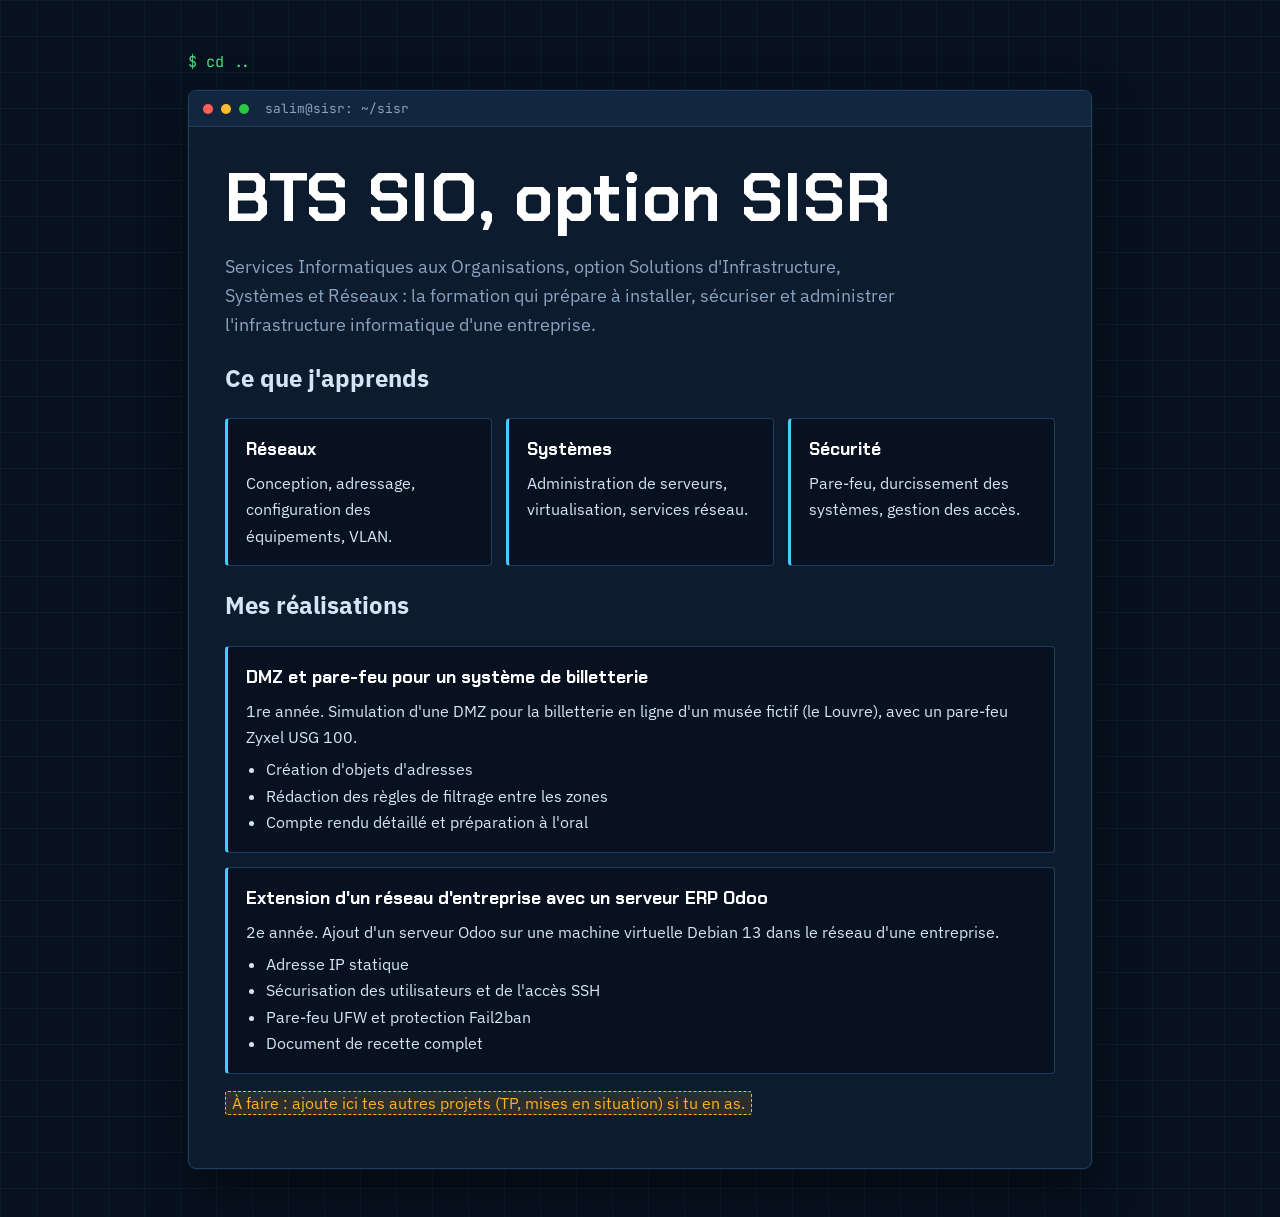
<file: portfolio.html/sisr.html>
<!DOCTYPE html>
<html lang="fr">
<head>
<meta charset="utf-8">
<meta name="viewport" content="width=device-width, initial-scale=1">
<title>BTS SIO SISR – Salim MOHCINI</title>
<link rel="preconnect" href="https://fonts.googleapis.com">
<link href="https://fonts.googleapis.com/css2?family=Chakra+Petch:wght@600;700&family=IBM+Plex+Sans:wght@400;600&family=JetBrains+Mono:wght@400;700&display=swap" rel="stylesheet">
<link rel="stylesheet" href="style.css">
</head>
<body>
<div class="wrap">
<a class="back" href="index.html">$ cd ..</a>
  <div class="term">
    <div class="bar"><i></i><i></i><i></i><span>salim@sisr: ~/sisr</span></div>
    <div class="body">
      <h1>BTS SIO, option SISR</h1>
      <p class="lead">Services Informatiques aux Organisations, option Solutions d'Infrastructure, Systèmes et Réseaux : la formation qui prépare à installer, sécuriser et administrer l'infrastructure informatique d'une entreprise.</p>

      <h2>Ce que j'apprends</h2>
      <div class="cols">
        <div class="box"><h3>Réseaux</h3><p>Conception, adressage, configuration des équipements, VLAN.</p></div>
        <div class="box"><h3>Systèmes</h3><p>Administration de serveurs, virtualisation, services réseau.</p></div>
        <div class="box"><h3>Sécurité</h3><p>Pare-feu, durcissement des systèmes, gestion des accès.</p></div>
      </div>

      <h2>Mes réalisations</h2>
      <div class="box">
        <h3>DMZ et pare-feu pour un système de billetterie</h3>
        <p>1re année. Simulation d'une DMZ pour la billetterie en ligne d'un musée fictif (le Louvre), avec un pare-feu Zyxel USG 100.</p>
        <ul><li>Création d'objets d'adresses</li><li>Rédaction des règles de filtrage entre les zones</li><li>Compte rendu détaillé et préparation à l'oral</li></ul>
      </div>
      <div class="box">
        <h3>Extension d'un réseau d'entreprise avec un serveur ERP Odoo</h3>
        <p>2e année. Ajout d'un serveur Odoo sur une machine virtuelle Debian 13 dans le réseau d'une entreprise.</p>
        <ul><li>Adresse IP statique</li><li>Sécurisation des utilisateurs et de l'accès SSH</li><li>Pare-feu UFW et protection Fail2ban</li><li>Document de recette complet</li></ul>
      </div>
      <p><span class="todo">À faire : ajoute ici tes autres projets (TP, mises en situation) si tu en as.</span></p>
    </div>
  </div>
</div>
</body>
</html>
</file>
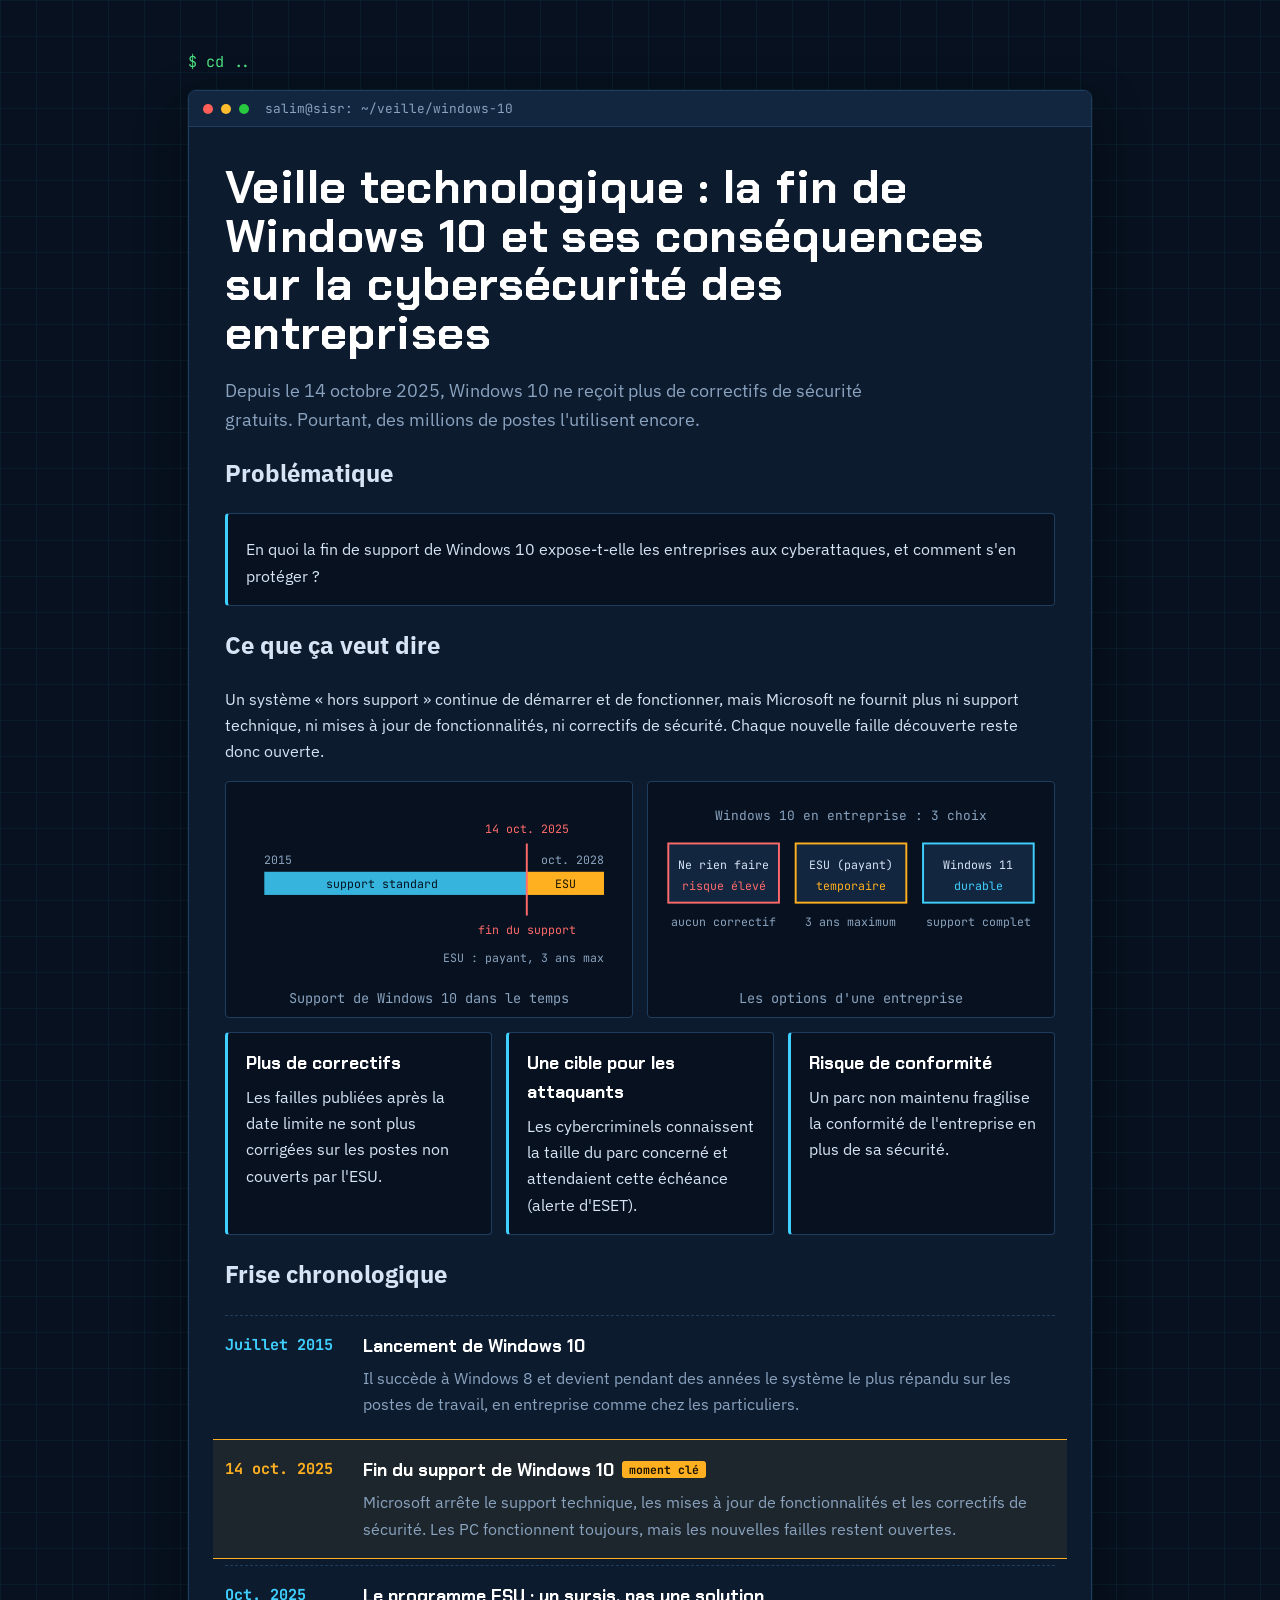
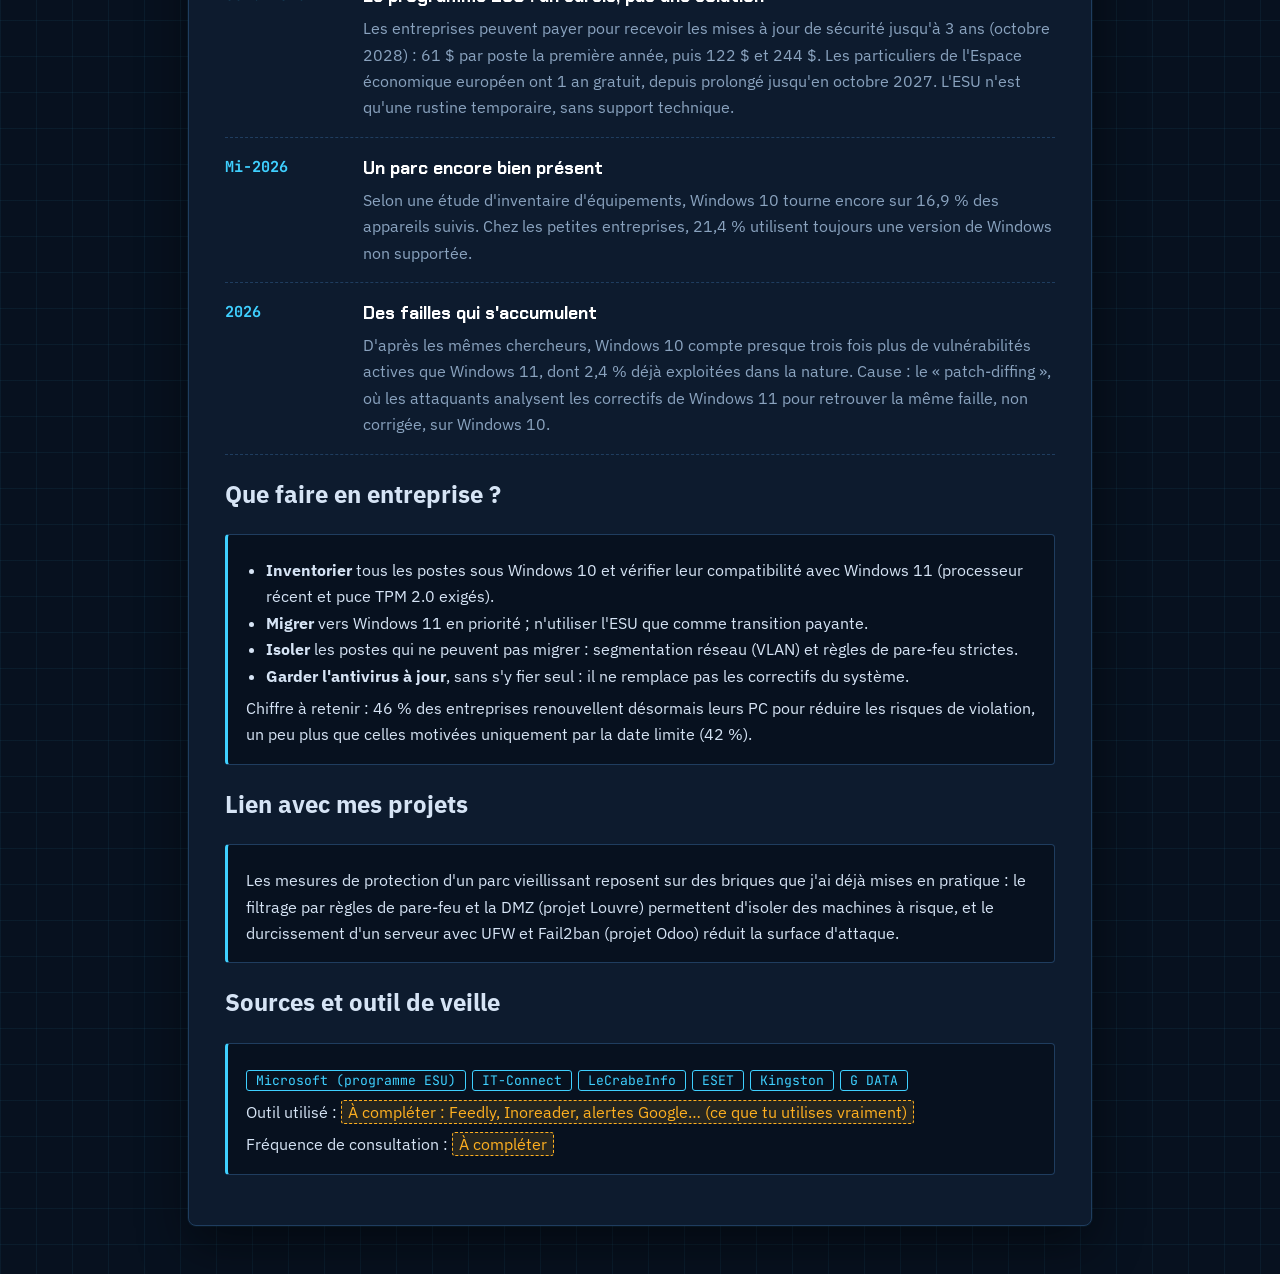
<file: portfolio.html/veille (1).html>
<!DOCTYPE html>
<html lang="fr">
<head>
<meta charset="utf-8">
<meta name="viewport" content="width=device-width, initial-scale=1">
<title>Veille : fin de Windows 10 et cybersécurité des entreprises – Salim MOHCINI</title>
<link rel="preconnect" href="https://fonts.googleapis.com">
<link href="https://fonts.googleapis.com/css2?family=Chakra+Petch:wght@600;700&family=IBM+Plex+Sans:wght@400;600&family=JetBrains+Mono:wght@400;700&display=swap" rel="stylesheet">
<link rel="stylesheet" href="style.css">
</head>
<body>
<div class="wrap">
<a class="back" href="index.html">$ cd ..</a>
  <div class="term">
    <div class="bar"><i></i><i></i><i></i><span>salim@sisr: ~/veille/windows-10</span></div>
    <div class="body">
      <h1 style="font-size:clamp(1.8rem,5vw,2.9rem)">Veille technologique : la fin de Windows 10 et ses conséquences sur la cybersécurité des entreprises</h1>
      <p class="lead">Depuis le 14 octobre 2025, Windows 10 ne reçoit plus de correctifs de sécurité gratuits. Pourtant, des millions de postes l'utilisent encore.</p>

      <h2>Problématique</h2>
      <div class="box"><p>En quoi la fin de support de Windows 10 expose-t-elle les entreprises aux cyberattaques, et comment s'en protéger ?</p></div>

      <h2>Ce que ça veut dire</h2>
      <p>Un système « hors support » continue de démarrer et de fonctionner, mais Microsoft ne fournit plus ni support technique, ni mises à jour de fonctionnalités, ni correctifs de sécurité. Chaque nouvelle faille découverte reste donc ouverte.</p>
      <div class="diag">
        <figure>
          <svg viewBox="0 0 300 150" role="img" aria-label="Frise du support de Windows 10 : support standard de 2015 à octobre 2025, puis mises à jour étendues payantes pour les entreprises jusqu'en octobre 2028">
            <rect x="22" y="62" width="204" height="18" fill="#3fd0ff" opacity=".85"/>
            <rect x="226" y="62" width="60" height="18" fill="#ffb020"/>
            <line x1="226" y1="40" x2="226" y2="96" stroke="#ff6b6b" stroke-width="1.5"/>
            <text x="22" y="56" style="font-size:9px">2015</text>
            <text x="286" y="56" text-anchor="end" style="font-size:9px">oct. 2028</text>
            <text x="70" y="75" style="font-size:9px;fill:#04121f">support standard</text>
            <text x="256" y="75" text-anchor="middle" style="font-size:9px;fill:#1a1200">ESU</text>
            <text x="226" y="32" text-anchor="middle" style="font-size:9px;fill:#ff6b6b">14 oct. 2025</text>
            <text x="226" y="110" text-anchor="middle" style="font-size:9px;fill:#ff6b6b">fin du support</text>
            <text x="286" y="132" text-anchor="end" style="font-size:9px">ESU : payant, 3 ans max</text>
          </svg>
          <figcaption>Support de Windows 10 dans le temps</figcaption>
        </figure>
        <figure>
          <svg viewBox="0 0 300 150" role="img" aria-label="Trois choix pour une entreprise : ne rien faire (risque élevé), acheter l'ESU (temporaire), migrer vers Windows 11 (durable)">
            <text x="150" y="22" text-anchor="middle" style="font-size:10px">Windows 10 en entreprise : 3 choix</text>
            <rect class="n" x="8" y="40" width="86" height="46" style="stroke:#ff6b6b"/>
            <rect class="n" x="107" y="40" width="86" height="46" style="stroke:#ffb020"/>
            <rect class="n" x="206" y="40" width="86" height="46" style="stroke:#3fd0ff"/>
            <text x="51" y="60" text-anchor="middle" style="font-size:9px;fill:#d6e4f5">Ne rien faire</text>
            <text x="150" y="60" text-anchor="middle" style="font-size:9px;fill:#d6e4f5">ESU (payant)</text>
            <text x="249" y="60" text-anchor="middle" style="font-size:9px;fill:#d6e4f5">Windows 11</text>
            <text x="51" y="76" text-anchor="middle" style="font-size:9px;fill:#ff6b6b">risque élevé</text>
            <text x="150" y="76" text-anchor="middle" style="font-size:9px;fill:#ffb020">temporaire</text>
            <text x="249" y="76" text-anchor="middle" style="font-size:9px;fill:#3fd0ff">durable</text>
            <text x="51" y="104" text-anchor="middle" style="font-size:9px">aucun correctif</text>
            <text x="150" y="104" text-anchor="middle" style="font-size:9px">3 ans maximum</text>
            <text x="249" y="104" text-anchor="middle" style="font-size:9px">support complet</text>
          </svg>
          <figcaption>Les options d'une entreprise</figcaption>
        </figure>
      </div>
      <div class="cols" style="margin-top:14px">
        <div class="box"><h3>Plus de correctifs</h3><p>Les failles publiées après la date limite ne sont plus corrigées sur les postes non couverts par l'ESU.</p></div>
        <div class="box"><h3>Une cible pour les attaquants</h3><p>Les cybercriminels connaissent la taille du parc concerné et attendaient cette échéance (alerte d'ESET).</p></div>
        <div class="box"><h3>Risque de conformité</h3><p>Un parc non maintenu fragilise la conformité de l'entreprise en plus de sa sécurité.</p></div>
      </div>

      <h2>Frise chronologique</h2>
      <ol class="log">
        <li>
          <time datetime="2015-07">Juillet 2015</time>
          <div><h3>Lancement de Windows 10</h3><p>Il succède à Windows 8 et devient pendant des années le système le plus répandu sur les postes de travail, en entreprise comme chez les particuliers.</p></div>
        </li>
        <li class="key">
          <time datetime="2025-10-14">14 oct. 2025</time>
          <div><h3>Fin du support de Windows 10<span class="flag">moment clé</span></h3><p>Microsoft arrête le support technique, les mises à jour de fonctionnalités et les correctifs de sécurité. Les PC fonctionnent toujours, mais les nouvelles failles restent ouvertes.</p></div>
        </li>
        <li>
          <time datetime="2025-10">Oct. 2025</time>
          <div><h3>Le programme ESU : un sursis, pas une solution</h3><p>Les entreprises peuvent payer pour recevoir les mises à jour de sécurité jusqu'à 3 ans (octobre 2028) : 61 $ par poste la première année, puis 122 $ et 244 $. Les particuliers de l'Espace économique européen ont 1 an gratuit, depuis prolongé jusqu'en octobre 2027. L'ESU n'est qu'une rustine temporaire, sans support technique.</p></div>
        </li>
        <li>
          <time datetime="2026">Mi-2026</time>
          <div><h3>Un parc encore bien présent</h3><p>Selon une étude d'inventaire d'équipements, Windows 10 tourne encore sur 16,9 % des appareils suivis. Chez les petites entreprises, 21,4 % utilisent toujours une version de Windows non supportée.</p></div>
        </li>
        <li>
          <time datetime="2026">2026</time>
          <div><h3>Des failles qui s'accumulent</h3><p>D'après les mêmes chercheurs, Windows 10 compte presque trois fois plus de vulnérabilités actives que Windows 11, dont 2,4 % déjà exploitées dans la nature. Cause : le « patch-diffing », où les attaquants analysent les correctifs de Windows 11 pour retrouver la même faille, non corrigée, sur Windows 10.</p></div>
        </li>
      </ol>

      <h2>Que faire en entreprise ?</h2>
      <div class="box">
        <ul>
          <li><b>Inventorier</b> tous les postes sous Windows 10 et vérifier leur compatibilité avec Windows 11 (processeur récent et puce TPM 2.0 exigés).</li>
          <li><b>Migrer</b> vers Windows 11 en priorité ; n'utiliser l'ESU que comme transition payante.</li>
          <li><b>Isoler</b> les postes qui ne peuvent pas migrer : segmentation réseau (VLAN) et règles de pare-feu strictes.</li>
          <li><b>Garder l'antivirus à jour</b>, sans s'y fier seul : il ne remplace pas les correctifs du système.</li>
        </ul>
        <p>Chiffre à retenir : 46 % des entreprises renouvellent désormais leurs PC pour réduire les risques de violation, un peu plus que celles motivées uniquement par la date limite (42 %).</p>
      </div>

      <h2>Lien avec mes projets</h2>
      <div class="box"><p>Les mesures de protection d'un parc vieillissant reposent sur des briques que j'ai déjà mises en pratique : le filtrage par règles de pare-feu et la DMZ (projet Louvre) permettent d'isoler des machines à risque, et le durcissement d'un serveur avec UFW et Fail2ban (projet Odoo) réduit la surface d'attaque.</p></div>

      <h2>Sources et outil de veille</h2>
      <div class="box">
        <p><span class="tag">Microsoft (programme ESU)</span><span class="tag">IT-Connect</span><span class="tag">LeCrabeInfo</span><span class="tag">ESET</span><span class="tag">Kingston</span><span class="tag">G DATA</span></p>
        <p>Outil utilisé : <span class="todo">À compléter : Feedly, Inoreader, alertes Google… (ce que tu utilises vraiment)</span></p>
        <p>Fréquence de consultation : <span class="todo">À compléter</span></p>
      </div>
    </div>
  </div>
</div>
</body>
</html>
</file>
<file: portfolio.html/style.css>
:root{
  --bg:#07111f; --panel:#0d1b2e; --panel2:#12263f; --line:#1f3d5f;
  --text:#d6e4f5; --muted:#8aa3bf; --cyan:#3fd0ff; --amber:#ffb020; --green:#4ade80;
  --display:"Chakra Petch",system-ui,sans-serif;
  --body:"IBM Plex Sans",system-ui,sans-serif;
  --mono:"JetBrains Mono",ui-monospace,Consolas,monospace;
}
*{box-sizing:border-box}
html{scroll-behavior:smooth}
body{margin:0;color:var(--text);font-family:var(--body);line-height:1.65;background-color:var(--bg);
  background-image:linear-gradient(rgba(63,208,255,.06) 1px,transparent 1px),linear-gradient(90deg,rgba(63,208,255,.06) 1px,transparent 1px);
  background-size:36px 36px;min-height:100vh}
a{color:var(--cyan)}
:focus-visible{outline:2px solid var(--amber);outline-offset:3px}
.wrap{max-width:1000px;margin:0 auto;padding:clamp(16px,4vw,48px)}


/* fenêtre terminal */
.term{background:var(--panel);border:1px solid var(--line);border-radius:8px;box-shadow:0 0 0 1px rgba(63,208,255,.05),0 20px 50px rgba(0,0,0,.45);overflow:hidden}
.bar{display:flex;align-items:center;gap:8px;padding:9px 14px;background:var(--panel2);border-bottom:1px solid var(--line);font:400 .8rem var(--mono);color:var(--muted)}
.bar i{width:10px;height:10px;border-radius:50%;background:var(--line)}
.bar i:nth-child(1){background:#ff5f57}.bar i:nth-child(2){background:#febc2e}.bar i:nth-child(3){background:#28c840}
.bar span{margin-left:8px}
.body{padding:clamp(18px,4vw,36px)}
.prompt{font:400 .95rem var(--mono);color:var(--green);margin:0 0 6px}
.prompt b{color:var(--cyan);font-weight:400}
.out{font:400 .95rem var(--mono);color:var(--muted);margin:0 0 18px}
h1{font-family:var(--display);font-weight:700;font-size:clamp(2.2rem,7vw,4.2rem);line-height:1.05;margin:0 0 18px;letter-spacing:.01em;color:#fff}
.cursor{display:inline-block;width:.55em;height:1em;background:var(--cyan);vertical-align:-.12em;margin-left:6px;animation:blink 1.1s steps(1) infinite}
@keyframes blink{50%{opacity:0}}

/* cartes = équipements réseau */
.grid{display:grid;grid-template-columns:repeat(auto-fit,minmax(230px,1fr));gap:18px;margin-top:26px}
.dev{display:block;text-decoration:none;color:var(--text);background:var(--panel);border:1px solid var(--line);border-radius:6px;position:relative;transition:border-color .15s,box-shadow .15s}
.dev:hover,.dev:focus-visible{border-color:var(--cyan);box-shadow:0 0 0 1px var(--cyan),0 0 24px rgba(63,208,255,.2)}
.dev header{display:flex;justify-content:space-between;align-items:center;padding:8px 14px;background:var(--panel2);border-bottom:1px solid var(--line);font:400 .78rem var(--mono);color:var(--muted)}
.led{display:inline-flex;align-items:center;gap:6px}
.led::before{content:"";width:8px;height:8px;border-radius:50%;background:var(--green);box-shadow:0 0 8px var(--green)}
.dev .in{padding:18px 16px 20px}
.dev h2{font-family:var(--display);font-size:1.35rem;margin:0 0 6px;color:#fff}
.dev p{margin:0 0 14px;color:var(--muted);font-size:.95rem}
.dev code{font:400 .85rem var(--mono);color:var(--green)}
.ports{position:absolute;right:14px;bottom:14px;display:flex;gap:4px}
.ports s{width:10px;height:10px;border:1px solid var(--line);background:var(--bg)}

/* pages */
.back{display:inline-block;margin-bottom:18px;font:400 .95rem var(--mono);text-decoration:none;color:var(--green)}
.back:hover{color:var(--cyan)}
.page h2{font-family:var(--display);font-size:1.45rem;margin:38px 0 14px;color:#fff}
.page h2::before{content:"## ";color:var(--cyan);font-family:var(--mono);font-weight:400}
.lead{font-size:1.1rem;color:var(--muted);max-width:62ch;margin:0 0 10px}
.box{background:var(--bg);border:1px solid var(--line);border-left:3px solid var(--cyan);border-radius:4px;padding:16px 18px;margin:0 0 14px}
.box h3{font-family:var(--display);font-size:1.1rem;margin:0 0 6px;color:#fff}
.box p,.box ul{margin:6px 0 0}
.box ul{padding-left:20px}
.cols{display:grid;grid-template-columns:repeat(auto-fit,minmax(220px,1fr));gap:14px}
.cols .box{margin:0}
.todo{background:rgba(255,176,32,.12);border:1px dashed var(--amber);border-radius:3px;padding:1px 6px;color:var(--amber)}
.tag{display:inline-block;font:400 .82rem var(--mono);border:1px solid var(--cyan);color:var(--cyan);border-radius:3px;padding:1px 9px;margin:2px 6px 2px 0}

/* frise = journal d'événements */
.log{list-style:none;margin:0;padding:0;font-family:var(--body)}
.log li{display:grid;grid-template-columns:120px 1fr;gap:18px;padding:16px 0;border-top:1px dashed var(--line)}
.log li:last-child{border-bottom:1px dashed var(--line)}
.log time{font:700 .95rem var(--mono);color:var(--cyan);padding-top:2px}
.log h3{margin:0 0 4px;font-family:var(--display);font-size:1.1rem;color:#fff}
.log p{margin:0;color:var(--muted)}
.log li.key{background:rgba(255,176,32,.07);border-top:1px solid var(--amber);border-bottom:1px solid var(--amber);padding:16px 12px;margin:6px -12px}
.log li.key time{color:var(--amber)}
.flag{font:700 .72rem var(--mono);background:var(--amber);color:#1a1200;border-radius:3px;padding:1px 7px;margin-left:8px;vertical-align:2px}
@media (max-width:560px){.log li{grid-template-columns:1fr;gap:4px}}

/* schémas */
.diag{display:grid;grid-template-columns:repeat(auto-fit,minmax(280px,1fr));gap:14px}
.diag figure{margin:0;background:var(--bg);border:1px solid var(--line);border-radius:4px;padding:10px}
.diag figcaption{font:400 .85rem var(--mono);color:var(--muted);text-align:center;margin-top:4px}
svg{width:100%;height:auto;display:block}
svg text{font:11px var(--mono);fill:var(--muted)}
.n{fill:var(--panel2);stroke:var(--line);stroke-width:1.5}
.ok{stroke:var(--cyan);stroke-width:1.5;fill:none}
.bad{stroke:#ff6b6b;stroke-width:1.5;fill:none;stroke-dasharray:4 3}
.fw{fill:var(--amber)}

iframe{width:100%;height:78vh;border:1px solid var(--line);border-radius:4px;background:#fff}
.btn{display:inline-block;font:700 .9rem var(--mono);color:#04121f;background:var(--cyan);text-decoration:none;padding:9px 16px;border-radius:4px;margin:0 10px 16px 0}
footer{margin-top:26px;text-align:center;font:400 .8rem var(--mono);color:var(--muted)}
@media (prefers-reduced-motion:reduce){*{transition:none!important;animation:none!important;scroll-behavior:auto!important}}
</file>
